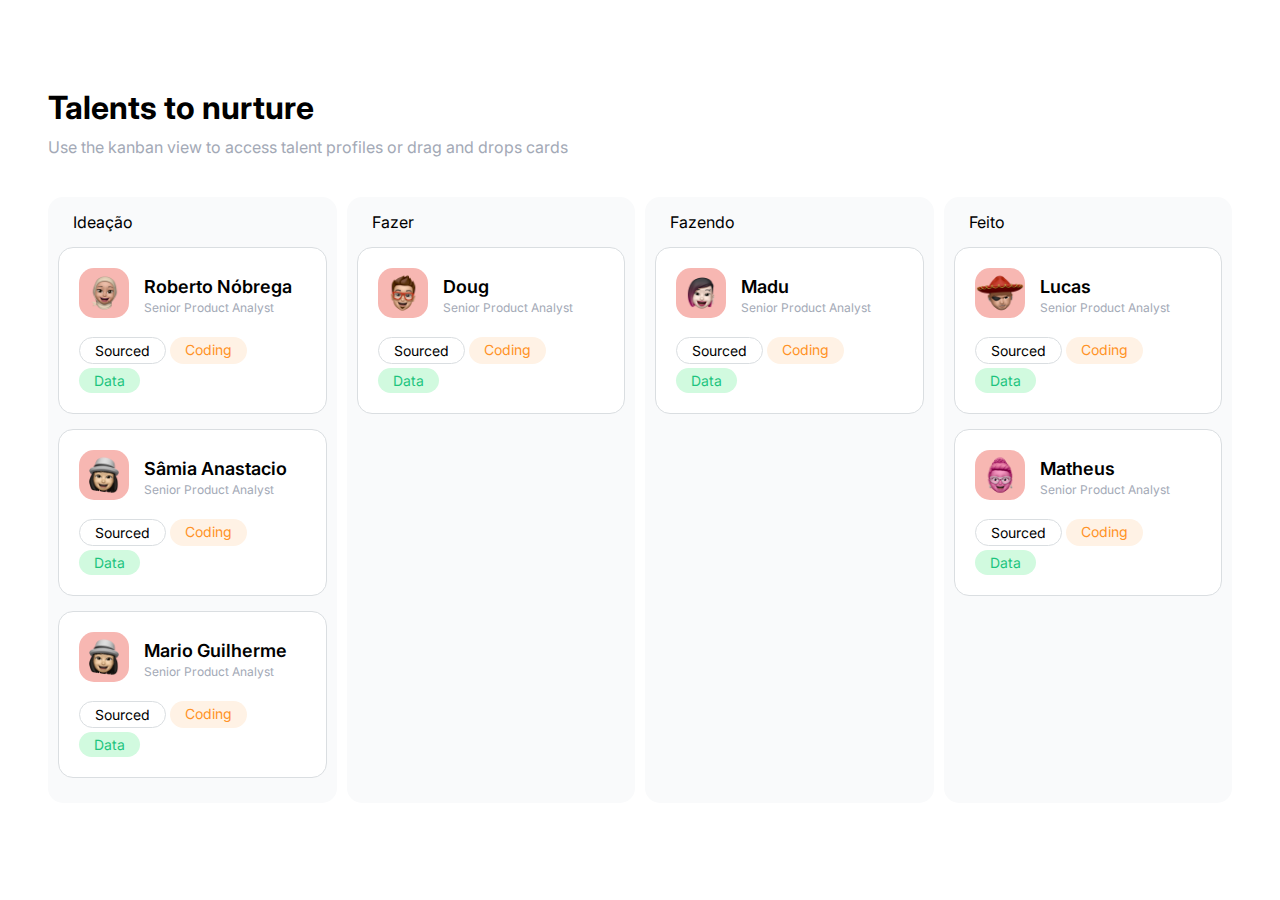
<file: index.html>
<!DOCTYPE html>
<html lang="pt-BR">

<head>
  <meta charset="UTF-8">
  <meta name="viewport" content="width=device-width, initial-scale=1.0">
  <title>Kanban</title>
  <link rel="preconnect" href="https://fonts.googleapis.com">
  <link rel="preconnect" href="https://fonts.gstatic.com" crossorigin>
  <link href="https://fonts.googleapis.com/css2?family=Inter:wght@100..900&display=swap" rel="stylesheet">
  <link rel="stylesheet" href="/assets/style/styles.css">
</head>

<body>
  <div class="caixaPrincipal">
    <div class="tituloDaPagina">
      <h1>Talents to nurture</h1>
      <p>Use the kanban view to access talent profiles or drag and drops cards</p>
    </div>
    <div class="gridColunas">
      <div class="coluna">
        <div class="tituloColuna"><span>Ideação</span></div>
        <div class="cartao">
          <div class="usuario">
            <div class="avatar">
              <img class="imagemAvatar" src="/assets/img/avatars/Avatar-20.png" alt="">
            </div>
            <div class="detalhes">
              <p class="nome">Roberto Nóbrega</p>
              <p class="cargo">Senior Product Analyst</p>
            </div>
          </div>
          <div class="tags">
            <span class="tag-block outline">Sourced</span>
            <span class="tag-block laranja">Coding</span>
            <span class="tag-block verde">Data</span>

          </div>
        </div>
        <div class="cartao">
          <div class="usuario">
            <div class="avatar">
              <img class="imagemAvatar" src="/assets/img/avatars/Avatar-11.png" alt="">
            </div>
            <div class="detalhes">
              <p class="nome">Sâmia Anastacio</p>
              <p class="cargo">Senior Product Analyst</p>
            </div>
          </div>
          <div class="tags">
            <span class="tag-block outline">Sourced</span>
            <span class="tag-block laranja">Coding</span>
            <span class="tag-block verde">Data</span>
          </div>
        </div>
        <div class="cartao">
          <div class="usuario">
            <div class="avatar">
              <img class="imagemAvatar" src="/assets/img/avatars/Avatar-11.png" alt="">
            </div>
            <div class="detalhes">
              <p class="nome">Mario Guilherme</p>
              <p class="cargo">Senior Product Analyst</p>
            </div>
          </div>
          <div class="tags">
            <span class="tag-block outline">Sourced</span>
            <span class="tag-block laranja">Coding</span>
            <span class="tag-block verde">Data</span>
          </div>
        </div>
      </div>
      <div class="coluna">
        <div class="tituloColuna"><span>Fazer</span></div>
        <div class="cartao">
          <div class="usuario">
            <div class="avatar">
              <img class="imagemAvatar" src="/assets/img/avatars/Avatar-12.png" alt="">
            </div>
            <div class="detalhes">
              <p class="nome">Doug</p>
              <p class="cargo">Senior Product Analyst</p>
            </div>
          </div>
          <div class="tags">
            <span class="tag-block outline">Sourced</span>
            <span class="tag-block laranja">Coding</span>
            <span class="tag-block verde">Data</span>
          </div>
        </div>
      </div>
      <div class="coluna">
        <div class="tituloColuna"><span>Fazendo</span></div>
        <div class="cartao">
          <div class="usuario">
            <div class="avatar">
              <img class="imagemAvatar" src="/assets/img/avatars/Avatar-24.png" alt="">
            </div>
            <div class="detalhes">
              <p class="nome">Madu</p>
              <p class="cargo">Senior Product Analyst</p>
            </div>
          </div>
          <div class="tags">
            <span class="tag-block outline">Sourced</span>
            <span class="tag-block laranja">Coding</span>
            <span class="tag-block verde">Data</span>
          </div>
        </div>
      </div>
      <div class="coluna">
        <div class="tituloColuna"><span>Feito</span></div>
        <div class="cartao">
          <div class="usuario">
            <div class="avatar">
              <img class="imagemAvatar" src="/assets/img/avatars/Avatar-30.png" alt="">
            </div>
            <div class="detalhes">
              <p class="nome">Lucas</p>
              <p class="cargo">Senior Product Analyst</p>
            </div>
          </div>
          <div class="tags">
            <span class="tag-block outline">Sourced</span>
            <span class="tag-block laranja">Coding</span>
            <span class="tag-block verde">Data</span>
          </div>
        </div>
        <div class="cartao">
          <div class="usuario">
            <div class="avatar">
              <img class="imagemAvatar" src="/assets/img/avatars/Avatar-15.png" alt="">
            </div>
            <div class="detalhes">
              <p class="nome">Matheus</p>
              <p class="cargo">Senior Product Analyst</p>
            </div>
          </div>
          <div class="tags">
            <span class="tag-block outline">Sourced</span>
            <span class="tag-block laranja">Coding</span>
            <span class="tag-block verde">Data</span>
          </div>
        </div>
      </div>
    </div>
  </div>
</body>

</html>
</file>
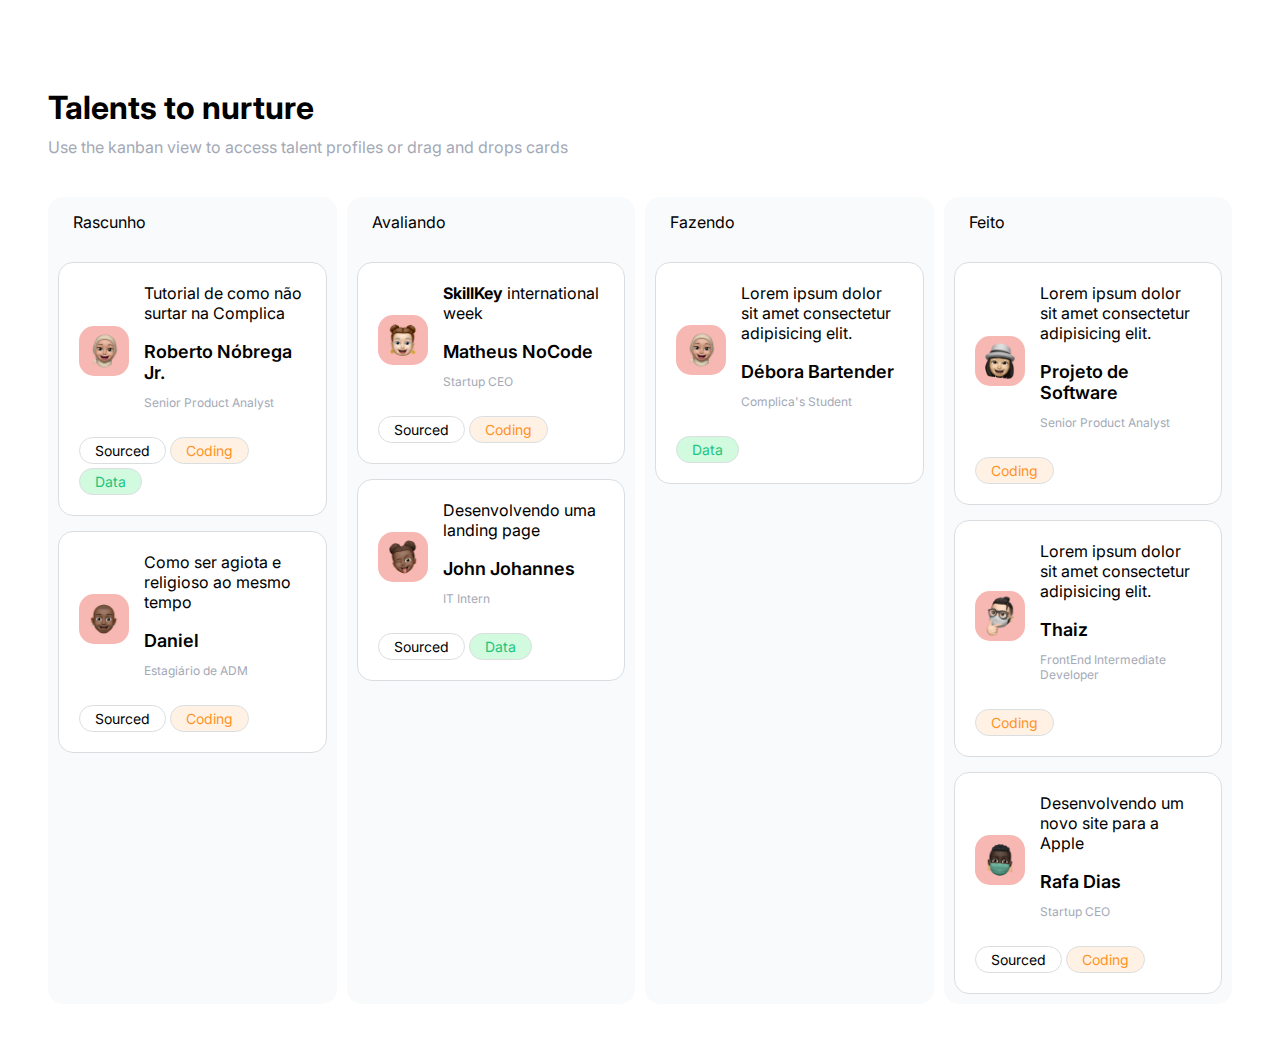
<file: newIndex.html>
<!DOCTYPE html>
<html lang="pt-BR">
  <head>
    <meta charset="UTF-8" />
    <meta name="viewport" content="width=device-width, initial-scale=1.0" />
    <title>Kanban</title>
    <link rel="preconnect" href="https://fonts.googleapis.com" />
    <link rel="preconnect" href="https://fonts.gstatic.com" crossorigin />
    <link
      href="https://fonts.googleapis.com/css2?family=Inter:wght@100..900&display=swap"
      rel="stylesheet"
    />
    <link rel="stylesheet" href="/assets/style/styles.css" />
  </head>

  <body>
    <div class="caixaPrincipal">
      <div class="tituloDaPagina">
        <h1>Talents to nurture</h1>
        <p>
          Use the kanban view to access talent profiles or drag and drops cards
        </p>
      </div>
      <div class="gridColunas">
        <div class="coluna">
          <div class="tituloColuna"><span>Rascunho</span></div>

          <cartao-kanban
            nome="Roberto Nóbrega Jr."
            cargo="Senior Product Analyst"
            tags="Sourced,Coding,Data"
            detalhes="Tutorial de como não surtar na Complica"
            imgsrc="20"
          ></cartao-kanban>
          <cartao-kanban
            nome="Daniel"
            cargo="Estagiário de ADM"
            tags="Sourced,Coding"
            detalhes="Como ser agiota e religioso ao mesmo tempo"
          ></cartao-kanban>
        </div>
        <div class="coluna">
          <div class="tituloColuna"><span>Avaliando</span></div>
          <cartao-kanban
            nome="Matheus NoCode"
            cargo="Startup CEO"
            tags="coding,sourced"
            detalhes="<b>SkillKey</b> international week"
            imgsrc="2"
          ></cartao-kanban>
          <cartao-kanban nome="John Johannes" cargo="IT Intern" tags="data,sourced" detalhes="Desenvolvendo uma landing page" imgsrc="22"
  ></cartao-kanban>
        </div>
        <div class="coluna">
          <div class="tituloColuna"><span>Fazendo</span></div>

          <cartao-kanban
            nome="Débora Bartender"
            cargo="Complica's Student"
            tags="data"
            imgsrc="20"
          >
          </cartao-kanban>
        </div>
        <div class="coluna">
          <div class="tituloColuna"><span>Feito</span></div>
          <cartao-kanban
            nome="Projeto de Software"
            cargo="Senior Product Analyst"
            tags="coding"
            imgsrc="11"
          ></cartao-kanban>

          <cartao-kanban
            nome="Thaiz"
            cargo="FrontEnd Intermediate Developer"
            tags="coding"
            imgsrc="34"
          ></cartao-kanban>
          <cartao-kanban nome="Rafa Dias" cargo="Startup CEO" tags="coding,sourced" detalhes="Desenvolvendo um novo site para a Apple" imgsrc="31"
  ></cartao-kanban>
        </div>
      </div>
    </div>
    <script src="/assets/src/components.js" defer></script>
  </body>
</html>
</file>
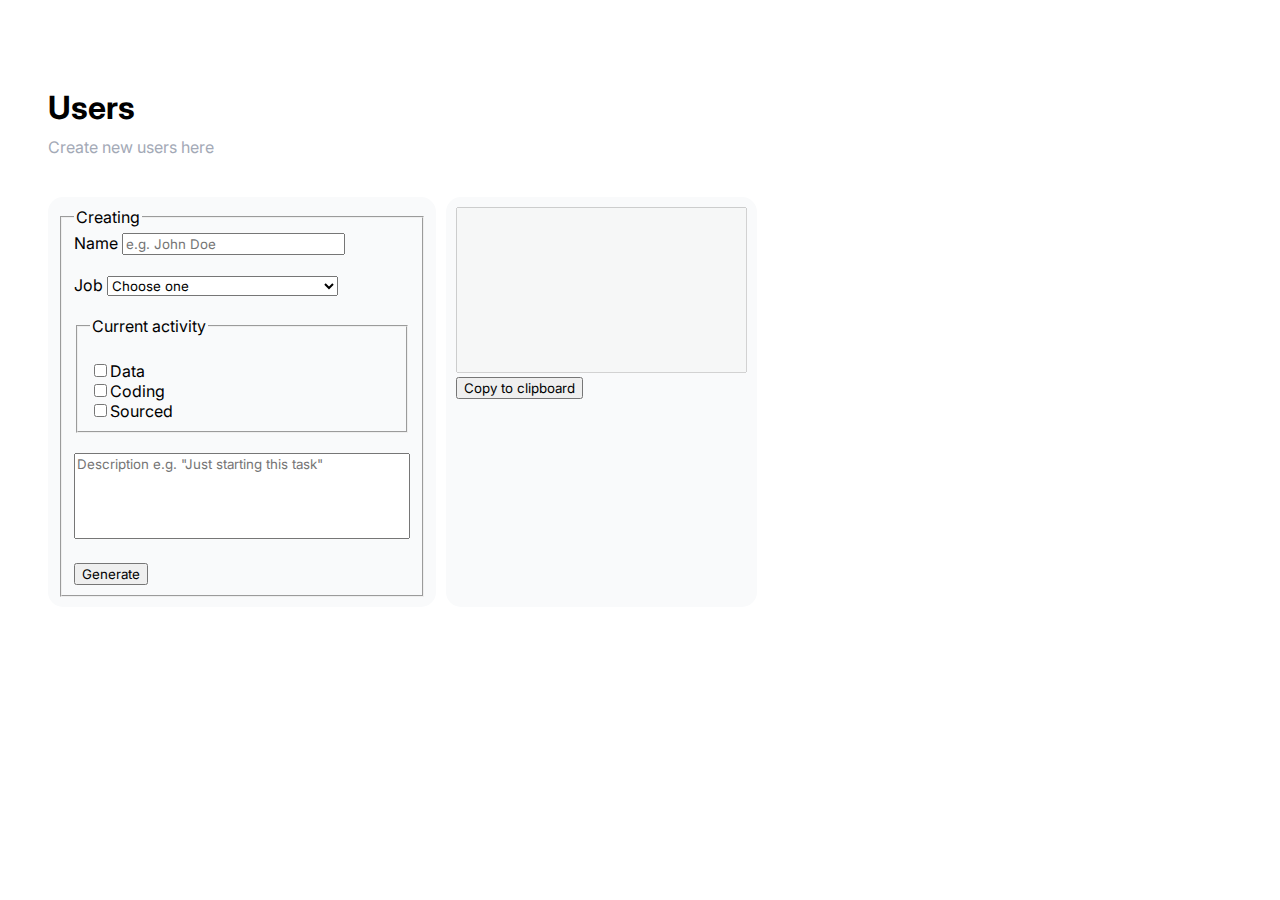
<file: painelAdm.html>
<!DOCTYPE html>
<html lang="pt-BR">
  <head>
    <meta charset="UTF-8" />
    <meta name="viewport" content="width=device-width, initial-scale=1.0" />
    <title>Kanban - ADM Pannel</title>
    <link rel="preconnect" href="https://fonts.googleapis.com" />
    <link rel="preconnect" href="https://fonts.gstatic.com" crossorigin />
    <link
      href="https://fonts.googleapis.com/css2?family=Inter:wght@100..900&display=swap"
      rel="stylesheet"
    />
    <link rel="stylesheet" href="/assets/style/styles.css" />
  </head>

  <body>
    <div class="caixaPrincipal">
      <div class="tituloDaPagina">
        <h1>Users</h1>
        <p>Create new users here</p>
      </div>
      <div class="gridColunas">
        <div class="coluna">
          <div>
            <fieldset>
              <legend>Creating</legend>

              <label for="name">Name</label>
              <input
                type="text"
                name="name"
                id="name"
                maxlenght="100"
                placeholder="e.g. John Doe"
                autocomplete="on"
              />
              <br /><br />
              <label for="job">Job</label>
              <select name="job" id="job">
                <option value="Choose one" selected>Choose one</option>
                <option value="Startup CEO">Startup CEO</option>
                <option value="Senior Product Analyst">
                  Senior Product Analyst
                </option>
                <option value="FrontEnd Intermediate Developer">
                  FrontEnd Intermediate Developer
                </option>
                <option value="Q.A Tester">Q.A Tester</option>
                <option value="IT Intern">IT Intern</option>
                <option value="Complica's Student">Complica's Student</option>
              </select>
              <br /><br />

              <fieldset>
                <legend>Current activity</legend>
                <br /><input
                  type="checkbox"
                  name="activity"
                  id="data"
                />Data <br /><input
                  type="checkbox"
                  name="activity"
                  id="coding"
                />Coding
                <br />
                <input type="checkbox" name="activity" id="sourced" />Sourced
              </fieldset>
              <br />
              <textarea name="details" id="details" placeholder="Description e.g. &quot;Just starting this task&quot;" cols="35" rows="5" style="resize: none;"></textarea>
              <br><br>
              <button onclick="gerarResultado()">Generate</button>
            </fieldset>
            
          </div>
        </div>

        <div class="coluna">
          <div>
            <textarea
              name="result"
              id="result"
              cols="30"
              rows="10"
              autocomplete="off"
              disabled
              style="resize: none; min-width: 275px; scroll: auto"
            ></textarea>
            <br />
            <button onclick="copiarElemento()">Copy to clipboard</button>
          </div>
        </div>
      </div>
    </div>
    <script src="/assets/src/criandousuario.js"></script>
  </body>
</html>
</file>
<file: assets/style/styles.css>
* {
  font-family: "Inter", sans-serif;
}

h1, h2, h3, h4, h5, p, span {
  padding: 0;
  margin: 0;
}

.dropavel {
  min-height: 100px;
  border-radius: 15px;
}

.dragging {
    opacity: 0.5;
}

.borderDrag {
  background-color: #D1FADF;
}

.tituloDaPagina{
  padding: 40px 0px;
}

.tituloDaPagina p {
  margin-top: 10px;
  color: #A3A9B6;
}

.caixaPrincipal{
  padding: 40px;
  max-width: 1280px;
  margin: 0 auto;
}

.gridColunas {
  display: grid;
  grid-template-columns: 1fr 1fr 1fr 1fr;
  grid-gap: 10px;
}

@media (max-width: 1080px){
.gridColunas {
  grid-template-columns: 1fr 1fr
}
}

@media (max-width: 768px){
.gridColunas {
  grid-template-columns: 1fr
}
}

.tituloColuna {
  padding: 5px 15px 15px 15px;
}

.coluna {
  background-color: #f9fafb;
  border-radius: 15px;
  padding: 10px;
  min-height: fit-content;
}

.cartao {
  background-color: white;
  border: 1px solid #DADEE1;
  border-radius: 15px;
  padding: 20px;
  z-index: 999;
  margin-bottom: 15px;
}

.cartao:hover {
  box-shadow: 0px 0px 20px 10px #f4f5f6;
  cursor: grab;
}

.usuario {
  display: flex;
  align-items: center;
  gap: 15px;
  margin-bottom: 15px;
}

.cargo {
  font-size: 12px;
  color: #A3A9B6;
}

.nome {
  font-size: 18px;
  font-weight: 600;
  margin-bottom: 3px
}

.imagemAvatar{
  width: 50px;
  background-color: #F7B7B2;
  border-radius: 15px;
}

.tags {
  display: flex;
  flex-wrap: wrap;
  gap: 4px;
}

.tag-block {
  padding: 4px 15px;
  border-radius: 999px;
  font-size: 14px;
}

.outline {
  background-color: white;
  border: 1px solid #DADEE1;
}

.verde {
    background-color: #D1FADF;
    color: #1DC47E;
}

.laranja {
    background-color: #FFF2E5;
    color: #FF9327;
}
</file>
